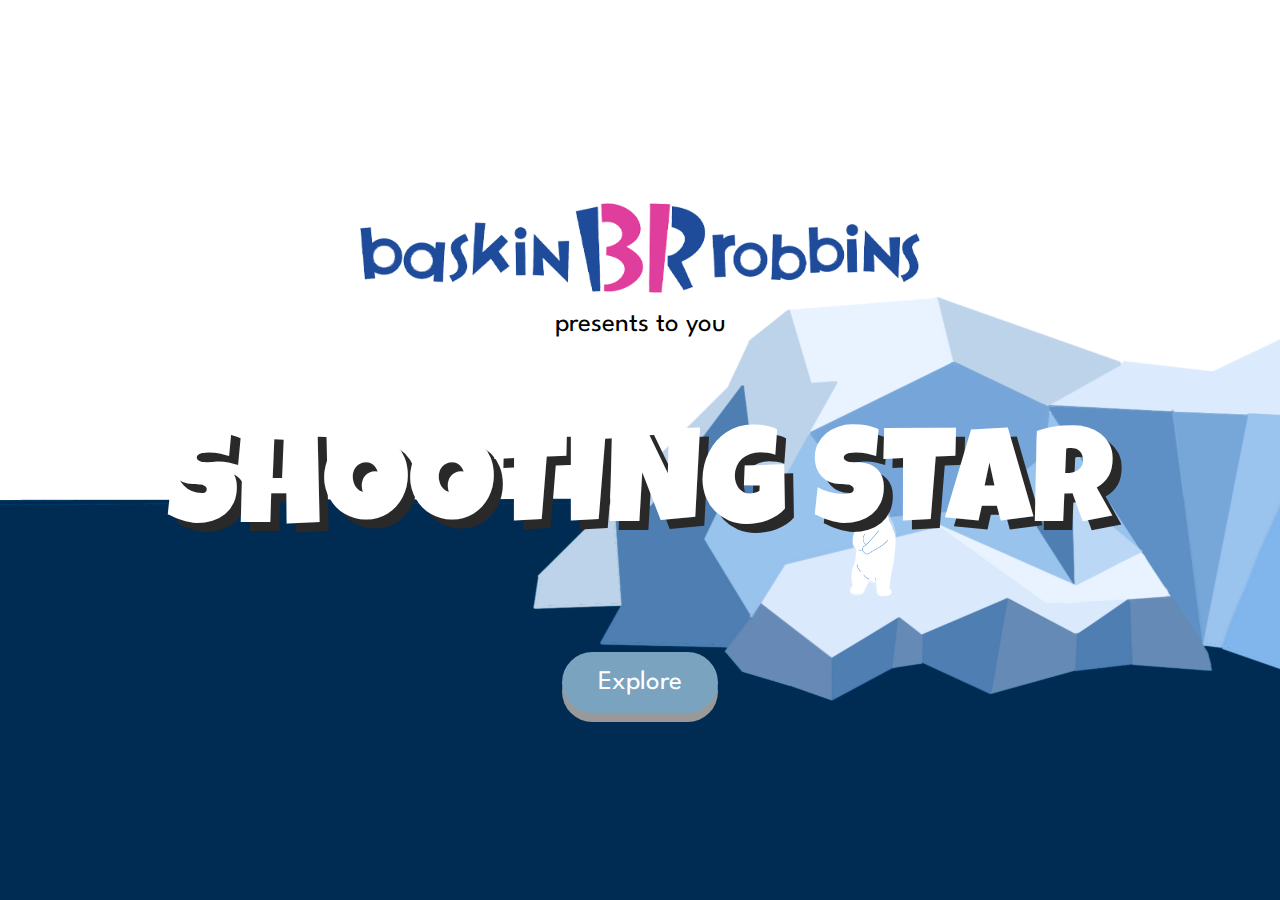
<file: index.html>
<!DOCTYPE html>
<html lang="en" dir="ltr">
  <head>
    <meta charset="utf-8">
    <title>SHOOTING STAR</title>
    <link rel="stylesheet" href="style.css">
  </head>
  <body>

    <div id= "background">

      <div id= "logoContainer">
        <img src="logo.png" alt="logo">
        </div>

        <div id= "intro">
        <p> presents to you</p>
        </div>

        <div id= "title">
        <p> SHOOTING STAR </p>
        </div>

        <a href='index2.html'><button class="button">Explore</button></a>


        </div>





  </body>
</html>
</file>
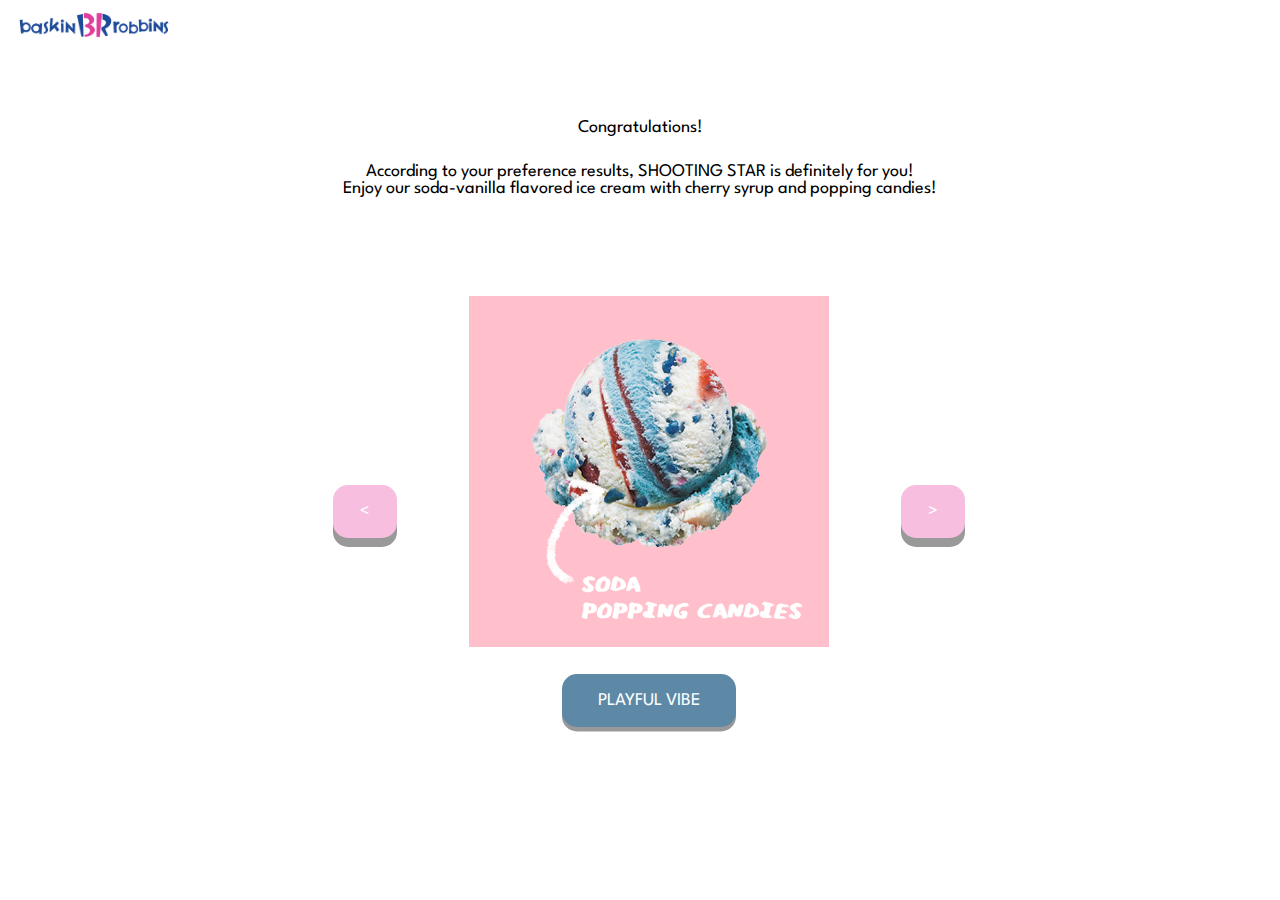
<file: index11.html>
<!DOCTYPE html>
<html lang="en" dir="ltr">
  <head>
    <meta charset="utf-8">
    <title>CONGRATULATIONS</title>
    <link rel="stylesheet" href="style2.css">
  </head>
  <body>
    <div id= "CongratsBackground" >
    <!-- <div id= "background3"> -->
      <div class= "mainContainer2">
        <div class= "Logo">
          <a href= "index.html"> <img src="logo.png" alt="home"> </a>

          </div>
        <div class= "instruction">
          <p> Congratulations!  </p>
            <p>According to your preference results, SHOOTING STAR is definitely for you! <br>
            Enjoy our soda-vanilla flavored ice cream with cherry syrup and popping candies! </p>

          </div>


        <div class= "CardMainContainer">
          <!-- <div class= "buttonPrevious"> -->
            <a href= "index9.html"> <button class= "buttonNavigation"> < </button></a>
            <!-- </div> -->
      <div class= "CardContainer">
        <div class= "image">
          <img src="playful.png" alt="marshmallow">
          </div>
          <div class= "perfectText">
            <p> PLAYFUL VIBE </p>
          </div>
        </div>
        <!-- <div class= "buttonPrevious"> -->
          <a href= "https://www.baskinrobbins.co.kr/menu/view.php?seq=313"> <button class= "buttonPulse"> > </button></a>
          <!-- </div> -->
          </div>
          </div>

      <!-- </div> -->
    </div>
  </body>
</html>
</file>
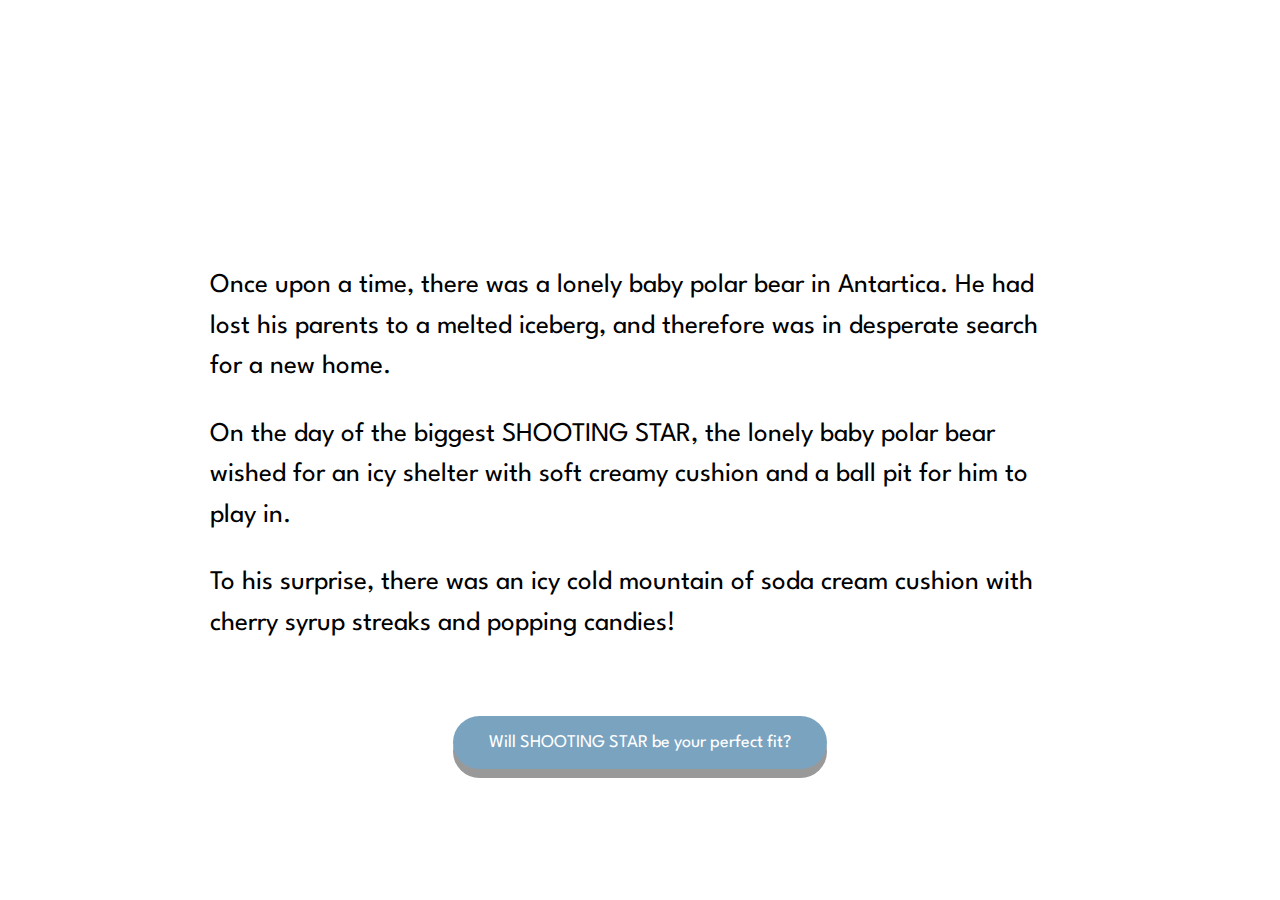
<file: index2.html>
<!DOCTYPE html>
<html lang="en" dir="ltr">
  <head>
    <meta charset="utf-8">
    <title>HOW IT BEGAN</title>
    <link rel="stylesheet" href="style2.css">
  </head>
  <body>

    <div id= "background2">

      <div id= "mainContainer">

      <div id= "title2">
        <p> How it began </p>
        </div>

        <div id= "story">
        <p> Once upon a time, there was a lonely baby polar bear in Antartica.
          He had lost his parents to a melted iceberg, and therefore was
          in desperate search for a new home. </p>

        <p> On the day of the biggest SHOOTING STAR, the lonely baby polar bear wished
          for an icy shelter with soft creamy cushion and a ball pit
            for him to play in. </p>

        <p> To his surprise, there was an icy cold mountain of soda cream cushion with
          cherry syrup streaks and popping candies! </p>
          </div>

            <a href='index3.html'><button class="button1">Will SHOOTING STAR be your perfect fit?</button></a>
</div>

      </div>
  </body>
</html>
</file>
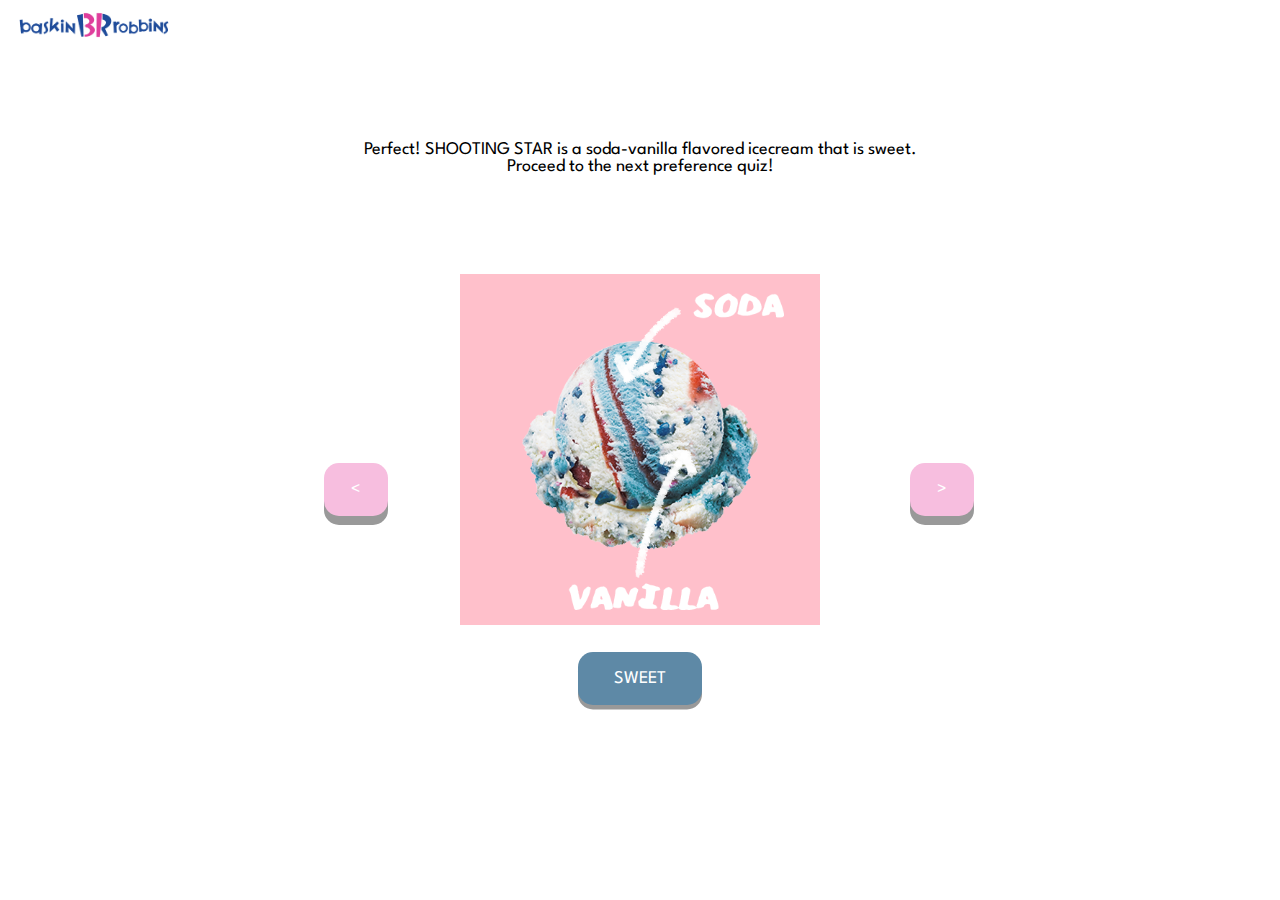
<file: index4.html>
<!DOCTYPE html>
<html lang="en" dir="ltr">
  <head>
    <meta charset="utf-8">
    <title>QUIZ RESULT</title>
    <link rel="stylesheet" href="style2.css">
  </head>
  <body>
    <!-- <div id= "background3"> -->
      <div class= "mainContainer2">
        <div class= "Logo">
          <a href= "index.html"> <img src="logo.png" alt="home"> </a>

          </div>
        <div class= "instruction">
          <p> Perfect! SHOOTING STAR is a soda-vanilla flavored icecream that is sweet. <br>
          Proceed to the next preference quiz! </p>
          </div>
        <div class= "CardMainContainer">
          <!-- <div class= "buttonPrevious"> -->
            <a href= "index3.html"> <button class= "buttonNavigation"> < </button></a>
            <!-- </div> -->
      <div class= "CardContainer">
        <div class= "image">
          <img src="sweet copy.png" alt="marshmallow">
          </div>
          <div class= "perfectText">
            <p> SWEET </p>
          </div>
        </div>
        <!-- <div class= "buttonPrevious"> -->
          <a href= "index6.html"> <button class= "buttonNavigation"> > </button></a>
          <!-- </div> -->
          </div>
          </div>

      <!-- </div> -->

  </body>
</html>
</file>
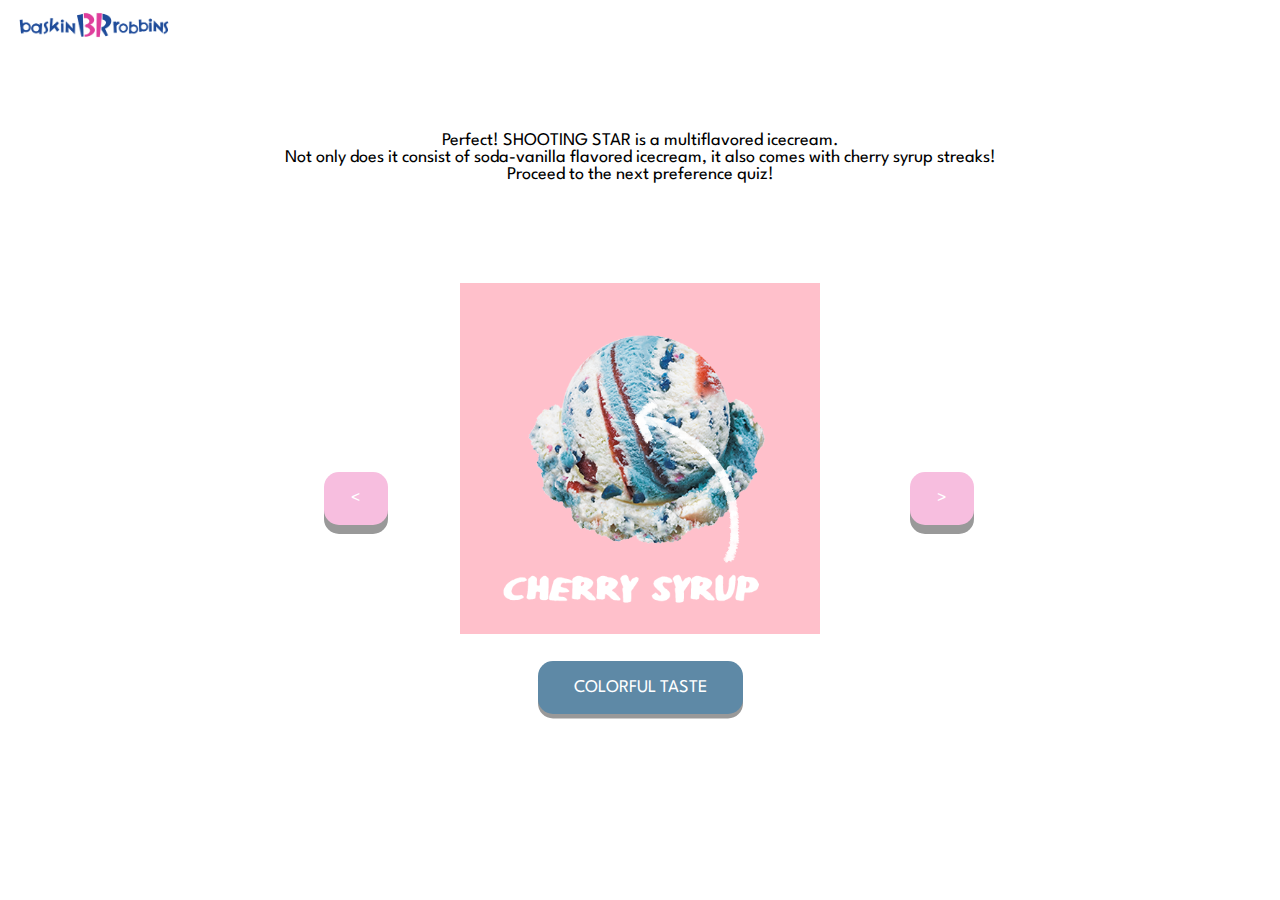
<file: index8.html>
<!DOCTYPE html>
<html lang="en" dir="ltr">
  <head>
    <meta charset="utf-8">
    <title>QUIZ RESULT</title>
    <link rel="stylesheet" href="style2.css">
  </head>
  <body>
    <!-- <div id= "background3"> -->
      <div class= "mainContainer2">
        <div class= "Logo">
          <a href= "index.html"> <img src="logo.png" alt="home"> </a>

          </div>
        <div class= "instruction">
          <p> Perfect! SHOOTING STAR is a multiflavored icecream. <br> Not only does it consist of
            soda-vanilla flavored icecream, it also comes with cherry syrup streaks! <br>
          Proceed to the next preference quiz! </p>
          </div>
        <div class= "CardMainContainer">
          <!-- <div class= "buttonPrevious"> -->
            <a href= "index6.html"> <button class= "buttonNavigation"> < </button></a>
            <!-- </div> -->
      <div class= "CardContainer">
        <div class= "image">
          <img src="colorful.png" alt="cherry syrup streaks">
          </div>
          <div class= "perfectText">
            <p> COLORFUL TASTE </p>
          </div>
        </div>
        <!-- <div class= "buttonPrevious"> -->
          <a href= "index9.html"> <button class= "buttonNavigation"> > </button></a>
          <!-- </div> -->
          </div>
          </div>

      <!-- </div> -->

  </body>
</html>
</file>
<file: style.css>
@import url('https://fonts.googleapis.com/css?family=Spartan&display=swap');
@import url('https://fonts.googleapis.com/css?family=Luckiest+Guy&display=swap');


* {
  box-sizing: border-box;
  margin: 0;
  /* border: 1px solid black; */
}

@keyframes mymove {
  0% {background-color: #d4eeff;}
  50% {background-color: #8dc0e0;}
  70% {background-color: #79afd1;}
  100% {background-color: #d4eeff;}
}

@-webkit-keyframes bounceIn {
  0% {opacity: 0;
      transform: scale(0.1);}

  60% {opacity: 0.5;
  transform: scale(1.2);}

  100% {opacity: 1;
  transform: scale(1);}
}

.button {
  padding: 2vmin 4vmin;
  font-family: 'Spartan';
  font-size: 3vmin;
  text-align: center;
  cursor: pointer;
  outline: none;
  color: #fff;
  background-color: #7aa3bf;
  border: none;
  border-radius: 5vmin;
  box-shadow: 0 1vmin #999;

  margin-top: 10vmin;
}

.button:hover {background-color: #638fad}

.button:active {
  background-color: #5e89a6;
  box-shadow: 0 5px #666;
  transform: translateY(4px);
}



#background{
  display: flex;
  flex-direction: column;
  background-image: url("midterm1.png");
  width: 100vw;
  height: 100vh;
  background-position: center;
  background-repeat: no-repeat;
  background-size: cover;
  justify-content: center;
  align-items: center;
  text-align: center;
}

#logoContainer img{
  width: 80%;
}

#intro {
  font-family: 'Spartan';
  font-size: 3vmin;
  /* animation: bounceIn 3s ease-in-out 0.5s; */

}

#title {
  font-family: 'Luckiest Guy';
  font-size: 15vmin;
  margin-top: 10vmin;
  /* color: #d62d90; */
  color: white;
  text-shadow: 1vmin 1vmin #292929;
    -webkit-animation: bounceIn 1s ease-in;
}
</file>
<file: style2.css>
@import url('https://fonts.googleapis.com/css?family=Spartan&display=swap');
@import url('https://fonts.googleapis.com/css?family=Luckiest+Guy&display=swap');


*{
  margin: 0;
  box-sizing: border-box;
  /* border: solid black 1px; */
}

/* changes background infinite times */
html {
  animation: mymove 5s infinite;
  }

/* cards pop up with a slow and increasing opacity transition */
@-webkit-keyframes clearIn {
  0% {opacity: 0;}
  50% {opacity: 0.8}
  100% {opacity: 1;}
}

/* title on the homepage bounces in */
@keyframes bounceIn {
  0% {opacity: 0;
      transform: scale(0.1);}

  60% {opacity: 0.5;
  transform: scale(1.2);}

  100% {opacity: 1;
  transform: scale(1);}
}

/* buttons pulse to lead the user into clicking it/ catch attention */
@-webkit-keyframes pulse {
  0% {transform: scale(1);}
  50% {transform: scale(1.2);}
  100% {transform: scale(1);}
}

/* background color transition  */
@keyframes mymove {
  0% {background-color: #d4eeff;}
  50% {background-color: #8dc0e0;}
  70% {background-color: #79afd1;}
  100% {background-color: #d4eeff;}
}

/* intense color change on the last page to set a different mood */
@keyframes congrats {
  0% {background-color: #d4eeff;}
  30% {background-color: #8dc0e0;}
  50% {background-color: #ffb5ed;}
  70% {background-color: #ff96d0;}
  100% {background-color: #d4eeff;}
}

/* buttons on preference quiz */
.button1 {
  padding: 2vmin 4vmin  ;
  font-family: 'Spartan';
  font-size: 2vmin;
  text-align: center;
  cursor: pointer;
  outline: none;
  color: #fff;
  background-color: #7aa3bf;
  border: none;
  border-radius: 5vmin;
  box-shadow: 0 1vmin #999;
  margin-top: 6vmin;

}

.button1:hover {background-color: #638fad}

.button1:active {
  background-color: #5e89a6;
  box-shadow: 0 1vmin #666;
  transform: translateY(4px);
}

/* navigation buttons that pulse */
.buttonPulse {
  padding: 2vmin 3vmin;
  font-family: 'Spartan';
  font-size: 2vmin;
  text-align: center;
  cursor: pointer;
  outline: none;
  color: #fff;
  background-color: #f7bedf;
  border: none;
  border-radius: 15px;
  box-shadow: 0 1vmin #999;
  -webkit-animation: pulse 1s ease infinite;

  /* margin-top: 3vmin; */

}

.buttonPulse:hover {background-color: #e6a5ca}

.buttonPulse:active {
  background-color: #d48ab4;
  box-shadow: 0 1vmin #666;
  transform: translateY(4px);
}

/* Navigation Button that does not pulse */
.buttonNavigation {
  padding: 2vmin 3vmin;
  font-family: 'Spartan';
  font-size: 2vmin;
  text-align: center;
  cursor: pointer;
  outline: none;
  color: #fff;
  background-color: #f7bedf;
  border: none;
  border-radius: 15px;
  box-shadow: 0 1vmin #999;
  margin-left: 2vmin;
  /* margin-top: 3vmin; */
}

.buttonNavigation:hover {background-color: #e6a5ca}

.buttonNavigation:active {
  background-color: #d48ab4;
  box-shadow: 0 5px #666;
  transform: translateY(4px);
}

/* .buttonNavigation1 {
  padding: 2vmin 3vmin;
  font-family: 'Spartan';
  font-size: 3vmin;
  text-align: center;
  cursor: pointer;
  outline: none;
  color: #fff;
  background-color: #f7bedf;
  border: none;
  border-radius: 15px;
  box-shadow: 0 9px #999;
} */

/* .buttonNavigation1:hover {background-color: #e6a5ca}

.buttonNavigation1:active {
  background-color: #d48ab4;
  box-shadow: 0 5px #666;
  transform: translateY(4px);
} */

/* buttons used to diplay names of the ice cream */
.buttonName {
  padding: 2vmin 4vmin  ;
  font-family: 'Spartan';
  font-size: 2vmin;
  text-align: center;
  cursor: pointer;
  outline: none;
  color: #fff;
  background-color: #7aa3bf;
  border: none;
  border-radius: 15px;
  box-shadow: 0 1vmin #999;
  line-height: 1.5;
  width: 100%;
}

.buttonName:hover {background-color: #638fad}

.buttonName:active {
  background-color: #5e89a6;
  box-shadow: 0 1vmin #666;
  transform: translateY(4px);
}


#background2 {
  display: flex;
  /* flex-direction: column; */
  justify-content: center;
  align-items: center;

  width: 100vw;
  height: 100vh;
}

/* #background3 {
  display: flex;
  width: 100vw;
  height: 100vh;
  flex-direction: row;
} */

#mainContainer {
  display: flex;
  flex-direction: column;
  /* justify-content: center; */
  align-items: center;
}

#title2 {
  font-family: 'Luckiest Guy';
  font-size: 10vmin;
  position: relative;
  color: white;
  text-align: center;
}

#story {

  width: 70%;
  height: auto;
  margin-top: 3vmin;
  margin-left: 10vmin;
  margin-right: 10vmin;

  font-family: 'Spartan';
  font-size: 3vmin;
  position: relative;
  color: black;

/* lowers the opacity of the white background on the "How it began" page */
  background: rgba(255,255,255 ,0.3);
  padding: 2vmin;

  line-height: 1.5;

}

/* sets margin for all <p> elements after the first <p> */
p+p {
  margin-top: 3vmin;
}

#icecream {
  width: 75%;
  justify-content: center;
  align-items: center;
  text-align: center;
  margin-top: 22vmin;
}

#icecream img{
  width: 50%;
}



/* ------ */



/* #background3 {
    display: flex;
    width: 100vw;
    height: 100vh;
    flex-direction: column;
    justify-content: center;
    align-items: center;

} */

.mainContainer2 {
  display: flex;
  flex-direction: column;

  width: 100vw;
  height: 100vh;

  justify-content: center;
  align-items: center;
}

/* parent div that contains cards and navigation buttons */
.CardMainContainer {
  display: flex;
  flex-direction: row;
  width: 100%;
  height: auto;
  /* height: 100%; */

  justify-content: center;
  align-items: center;
  -webkit-animation: clearIn 1s ease-in;
}

.CardContainer {
  width: 50vmin;
  height: 60vmin;
  background: white;
  border-radius: 5%;

  display: flex;
  flex-direction: column;
  justify-content: center;
  align-items: center;

  margin-right: 3vmin;
  margin-left: 3vmin;


}

.image {
  width: 80%;
  height: 65%;
  background: pink;
  /* object-fit: cover; */
}

.image img {
  width: 100%;
  height: 100%;
  object-fit: cover;
}

.text {
  font-family: 'Spartan';
  font-size: 5vmin;
  color: black;

}

.instruction {
  font-family: 'Spartan';
  font-size: 2vmin;
  text-align: center;
  /*
  align-items: center;
  justify-content: center; */
  margin-right: 10vmin;
  margin-left: 10vmin;
  margin-bottom: 5vmin;
}

/* #logo{
  width: 100%;
  position: absolute;
  top:0;
  left:0;
}

#logo img {
  width: 30vmin;
  height:auto;
} */

#PerfectCardContainer {
  display: flex;
  flex-direction: column;

  width: 30%;
  height: 60%;
  background: white;
  border-radius: 5%;

  justify-content: center;
  align-items: center;

  margin-right: 3vmin;
}

/* .buttonPrevious {
  color: black;
  justify: center;
} */

/* Pressed button that is unclickable */
.perfectText{
  padding: 2vmin 4vmin;
  font-family: 'Spartan';
  font-size: 2vmin;
  text-align: center;
  outline: none;
  color: #fff;
  background-color: #5e89a6;
  border: none;
  border-radius: 15px;
  box-shadow: 0 0.5vmin #999;


  margin-top: 3vmin;
}

.background5 {
  display: grid;
  width: 100vw;
  /* height: 100vh; */
  grid-template-columns: repeat(5, 1fr);
  /* grid-template-rows: repeat(4, 1fr); */

  /* grid-auto-rows: minmax(100px,auto); */
  align-items: start;
  grid-gap: 2vmin;
  margin-top: 5vmin;
}

/* takes user to the homepage when clicked */
.Logo {
  /* display: grid; */
  grid-column: 1/6;
    /* float: left; */
    position: absolute;
    left:0;
    top:0;

}

.Logo img{
  width: 23%;
  height: auto;
  object-fit: cover;
  padding: 1vmin;
}

.instructions {
  font-family: 'Spartan';
  font-size: 2vmin;

  text-align: center;
  /* grid-row:0; */
  /* grid-column:1/5 ; */

  line-height: 2;

  grid-area: 1/1/1/5;
}

#previous {
  grid-column: 1;
  grid-row: 3;
  /* aligns button element horizontally and vertically */
  place-self: center;
}

/* using CSS grid */
.cardDeck {
  /* margin-top: 12vmin; */
  display: grid;
  grid-template-columns: auto 2fr 2fr 2fr auto;
  /* grid-template-rows: 1fr 2fr 2fr 2fr 1fr; */
  grid-gap:2vmin;
  /* height: 61vh; */
  margin-left: 7vmin;
  margin-right: 7vmin;
}

.cardDeckContainer {
  display: grid;
  width: 100vw;
  height: 95vh;
  align-items: center;

}

.card {
  background: #f7bedf;
  height: 39vmin;
  justify-content: center;
  border-radius: 5%;

  grid-row: 3;
  object-fit: cover;
}

.card img {
  width: 100%;
  height: 100%;
  object-fit: cover;
}

/* placing the button according to grids */
.nameButton {
  grid-column: 2;
  grid-row: 4;
  /* margin-left: 7vmin; */

}

.nameButton2 {
  grid-column: 3;
  grid-row: 4;
  /* margin-left: vmin; */
}

.nameButton3 {
  grid-column: 4;
  grid-row:4;
}

#CongratsBackground {
  width: 100vw;
  height: 100vh;
  animation: congrats 2s infinite;

}
</file>
